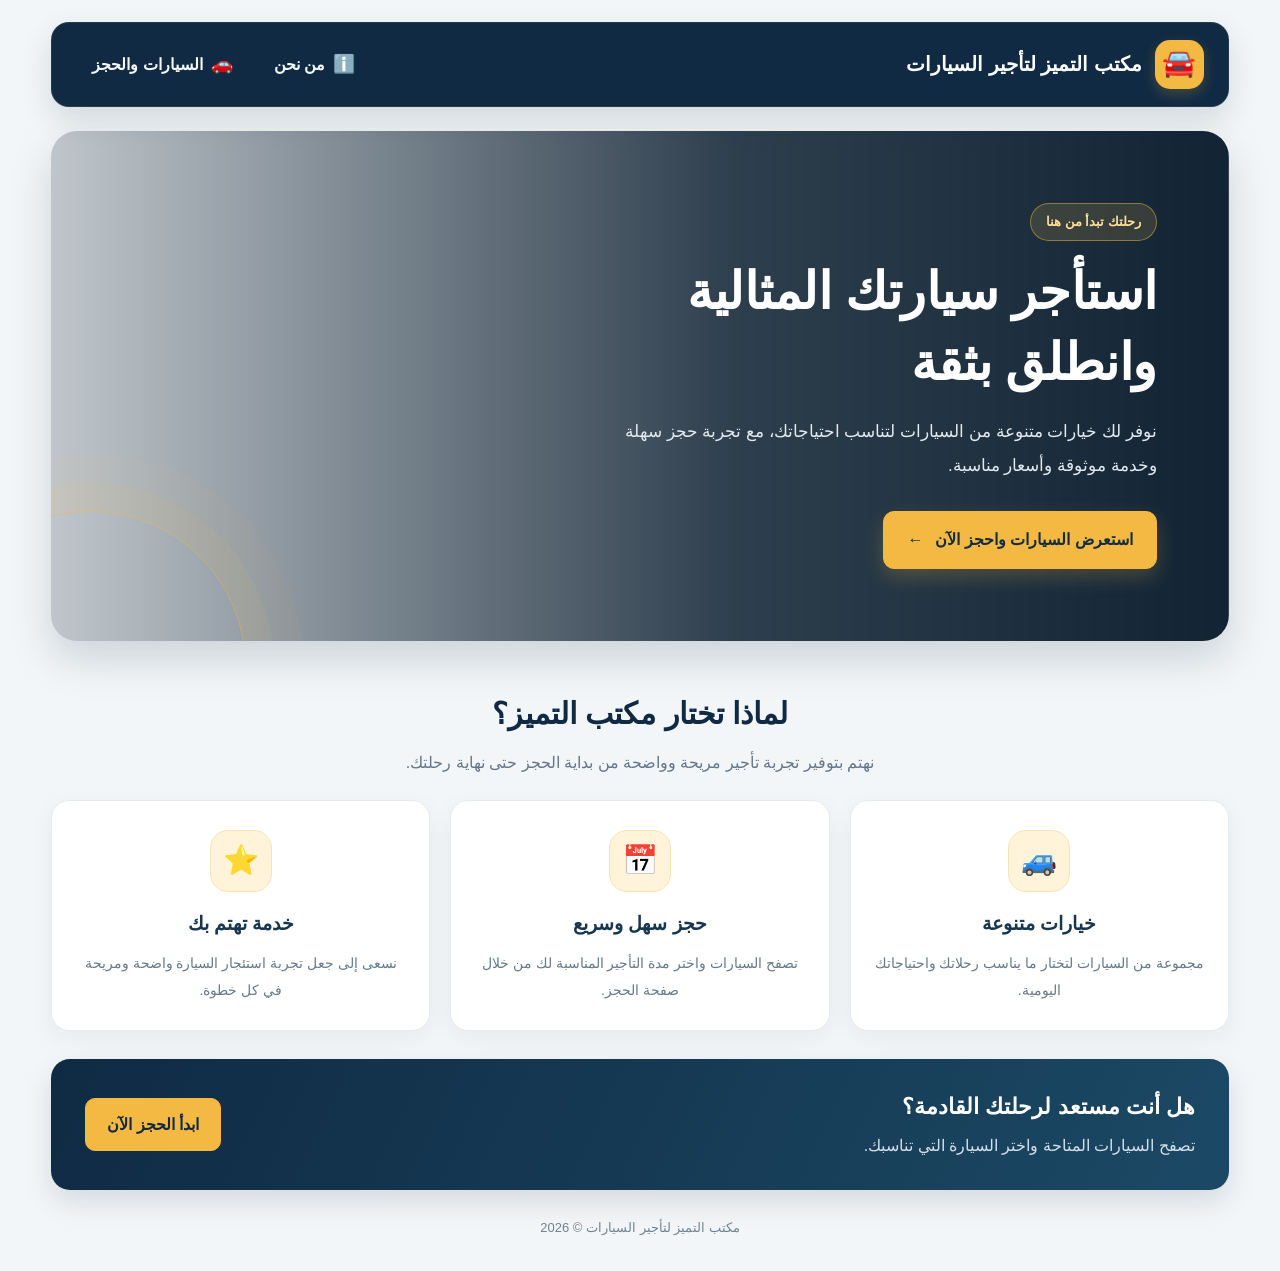
<file: index.html>
<!DOCTYPE html>
<html lang="ar" dir="rtl">

<head>
    <meta charset="UTF-8">
    <meta name="viewport" content="width=device-width, initial-scale=1.0">
    <meta name="description" content="مكتب التميز لتأجير السيارات - خيارات متنوعة وتجربة حجز سهلة ومريحة.">
    <meta name="theme-color" content="#102a43">
    <title>مكتب التميز لتأجير السيارات</title>
    <link rel="stylesheet" href="style.css">
</head>

<body class="home-page">

    <main class="rental-home">

        <header class="topbar">
            <div class="brand">
                <span class="brand-mark" aria-hidden="true">🚘</span>
                <span>مكتب التميز لتأجير السيارات</span>
            </div>

            <nav class="home-page-links" aria-label="روابط الموقع">
                <a class="home-page-link about-link" href="AboutUs.html">
                    <span class="home-link-icon" aria-hidden="true">ℹ️</span>
                    <span>من نحن</span>
                </a>
                <a class="home-page-link cars-link" href="Cars.html">
                    <span class="home-link-icon" aria-hidden="true">🚗</span>
                    <span>السيارات والحجز</span>
                </a>
            </nav>
        </header>

        <section class="hero" aria-labelledby="hero-title">
            <div class="hero-content">
                <span class="eyebrow">رحلتك تبدأ من هنا</span>
                <h1 id="hero-title">استأجر سيارتك المثالية وانطلق بثقة</h1>
                <p>
                    نوفر لك خيارات متنوعة من السيارات لتناسب احتياجاتك،
                    مع تجربة حجز سهلة وخدمة موثوقة وأسعار مناسبة.
                </p>
                <a class="hero-button" href="Cars.html">
                    استعرض السيارات واحجز الآن <span aria-hidden="true">←</span>
                </a>
            </div>
        </section>

        <section aria-labelledby="benefits-title">
            <div class="section-heading">
                <h2 id="benefits-title">لماذا تختار مكتب التميز؟</h2>
                <p>نهتم بتوفير تجربة تأجير مريحة وواضحة من بداية الحجز حتى نهاية رحلتك.</p>
            </div>

            <div class="benefits">
                <article class="benefit">
                    <div class="benefit-icon" aria-hidden="true">🚙</div>
                    <h3>خيارات متنوعة</h3>
                    <p>مجموعة من السيارات لتختار ما يناسب رحلاتك واحتياجاتك اليومية.</p>
                </article>

                <article class="benefit">
                    <div class="benefit-icon" aria-hidden="true">📅</div>
                    <h3>حجز سهل وسريع</h3>
                    <p>تصفح السيارات واختر مدة التأجير المناسبة لك من خلال صفحة الحجز.</p>
                </article>

                <article class="benefit">
                    <div class="benefit-icon" aria-hidden="true">⭐</div>
                    <h3>خدمة تهتم بك</h3>
                    <p>نسعى إلى جعل تجربة استئجار السيارة واضحة ومريحة في كل خطوة.</p>
                </article>
            </div>
        </section>

        <section class="bottom-cta" aria-labelledby="cta-title">
            <div>
                <h2 id="cta-title">هل أنت مستعد لرحلتك القادمة؟</h2>
                <p>تصفح السيارات المتاحة واختر السيارة التي تناسبك.</p>
            </div>
            <a href="Cars.html">ابدأ الحجز الآن</a>
        </section>

        <footer>
            مكتب التميز لتأجير السيارات © 2026
        </footer>

    </main>

</body>
</html>
</file>
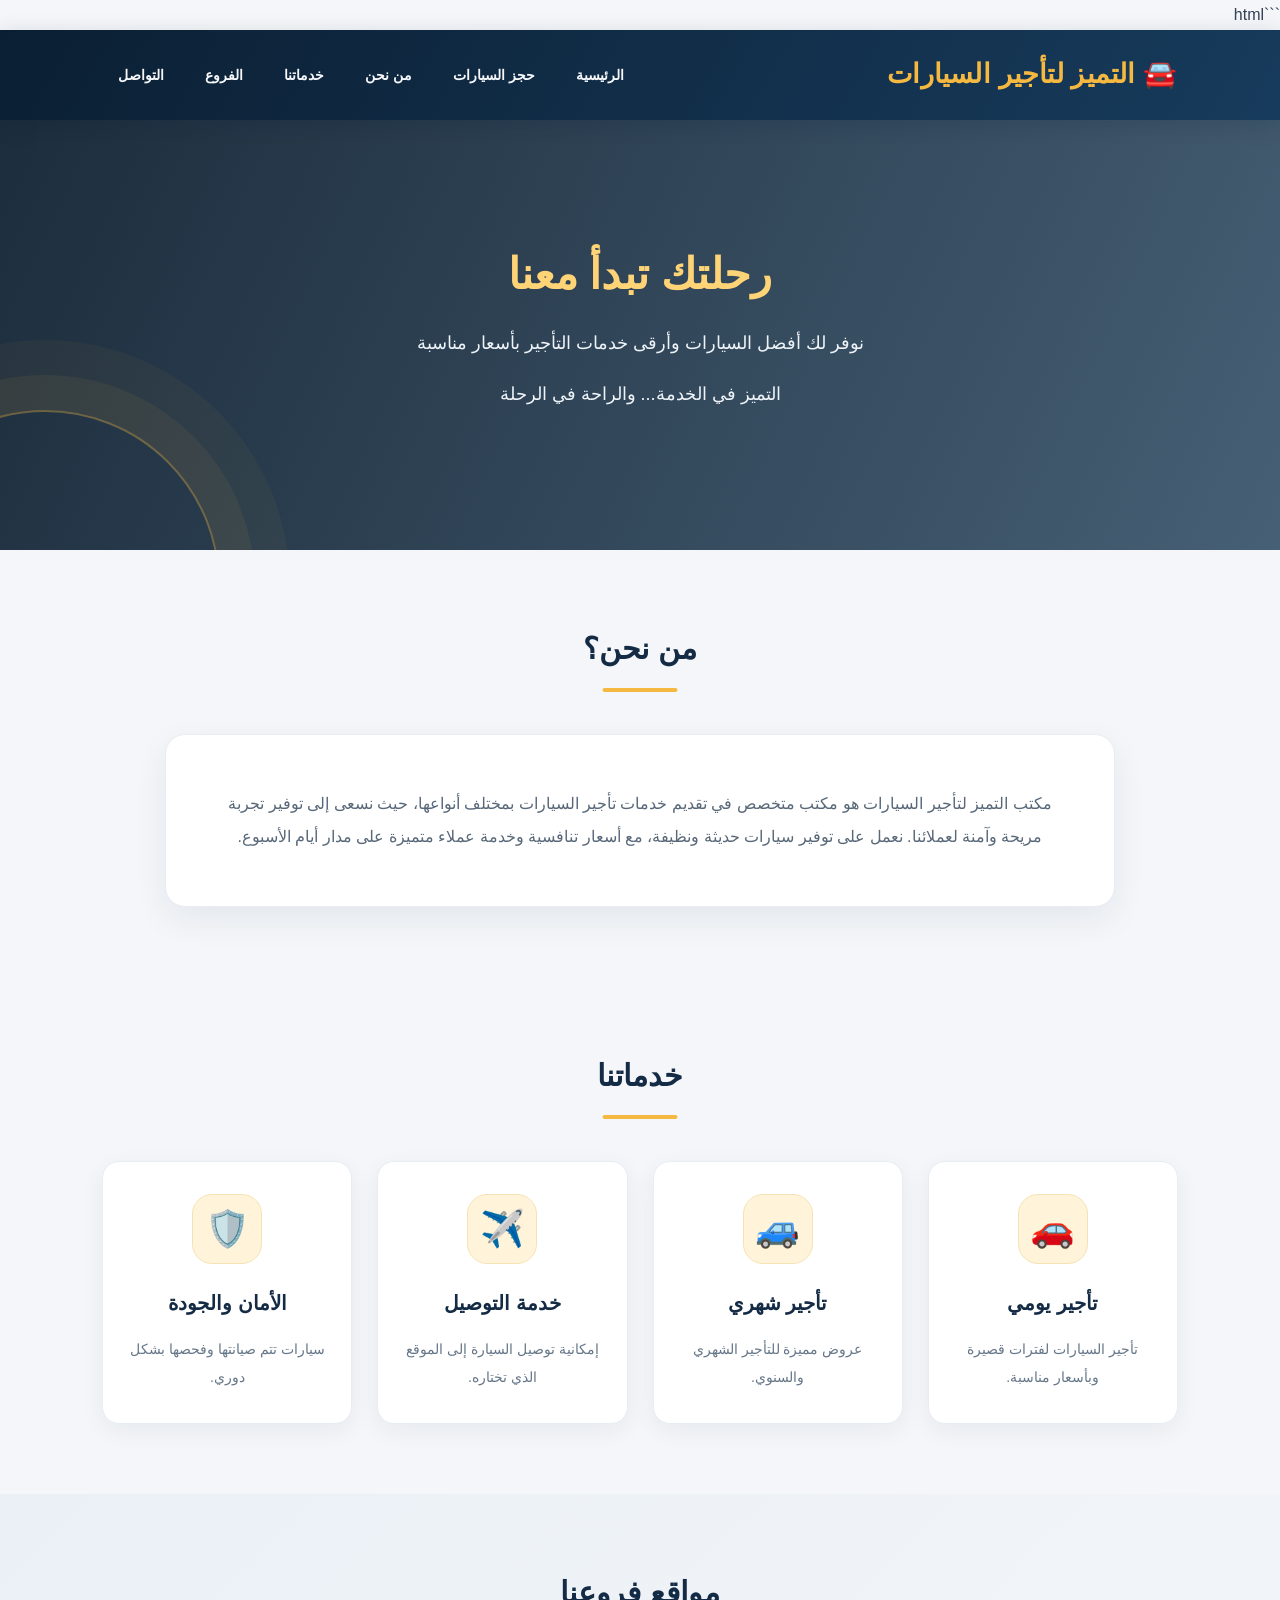
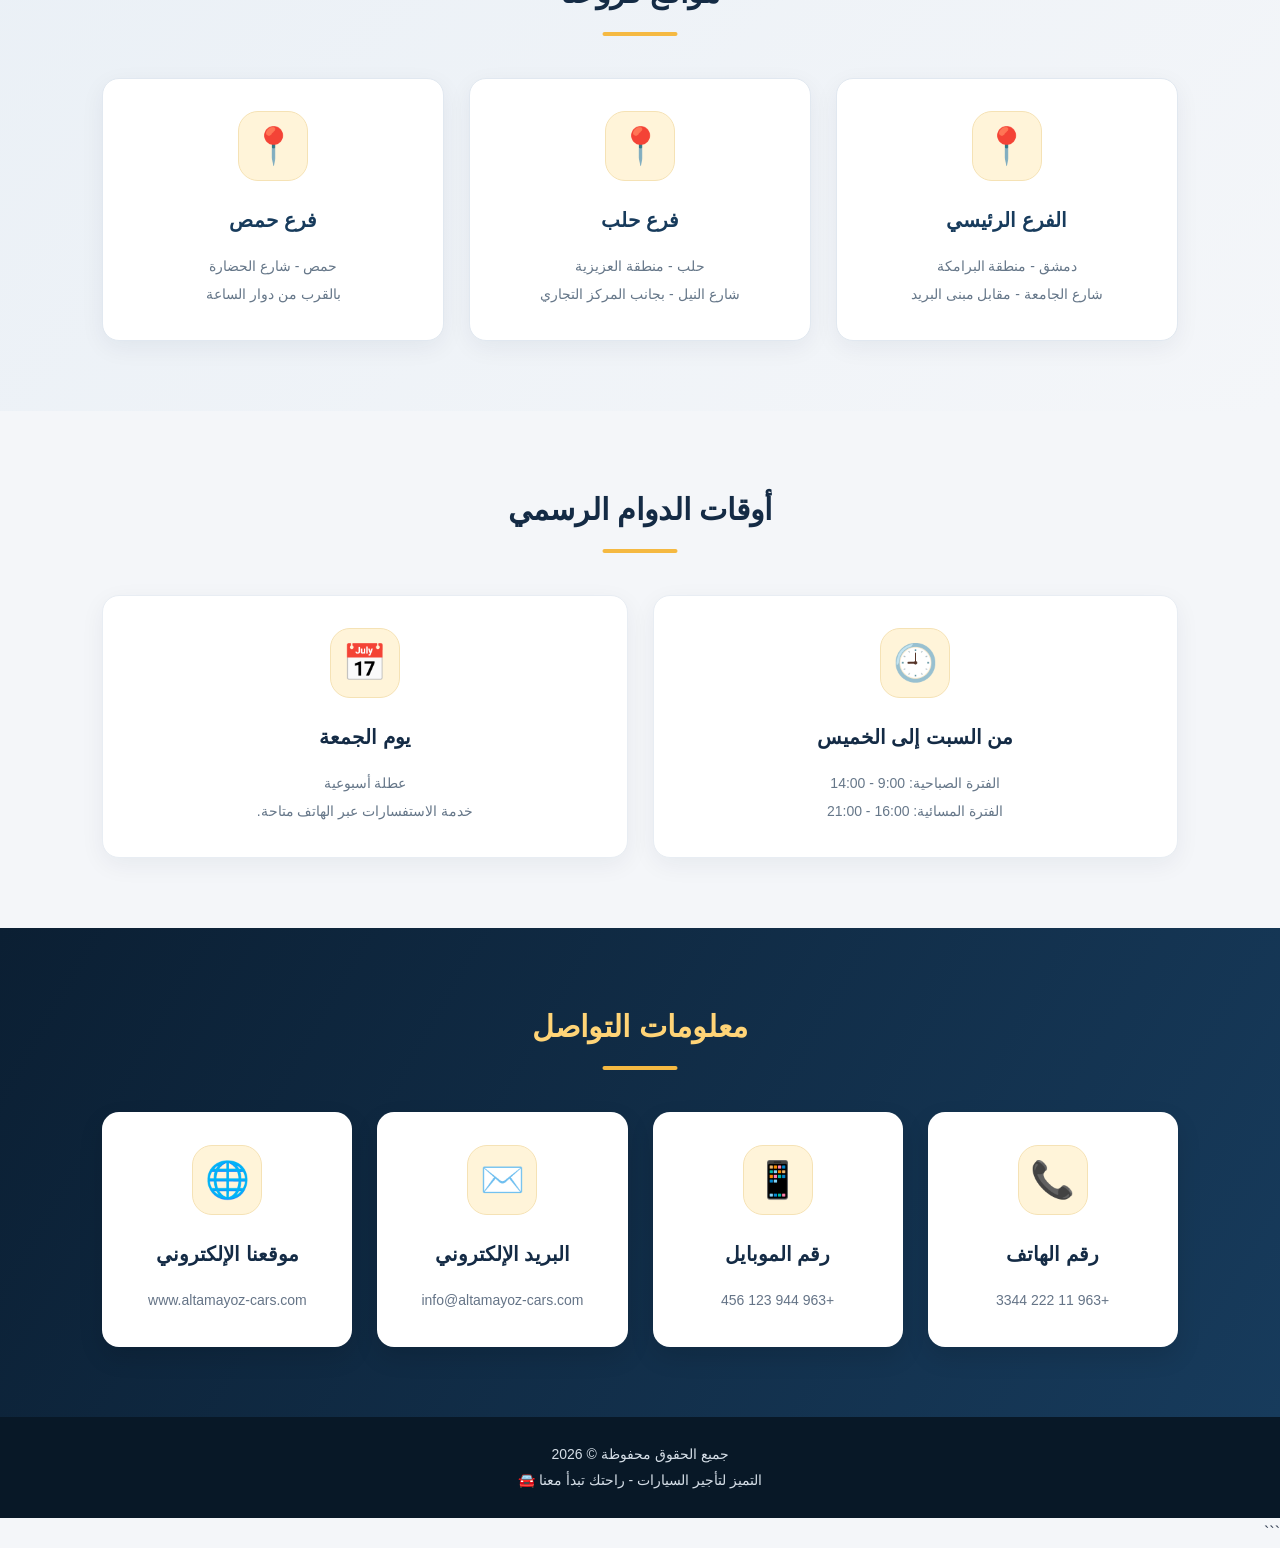
<file: AboutUs.html>
```html
<!DOCTYPE html>
<html lang="ar" dir="rtl">
<head>
    <meta charset="UTF-8">
    <meta name="viewport" content="width=device-width, initial-scale=1.0">
    <title>التميز لتأجير السيارات</title>

    

    <link rel="stylesheet" href="style.css">
</head>

<body class="about-page">

    <!-- رأس الصفحة -->
    <header>
        <h1>🚘 التميز لتأجير السيارات</h1>

       
<nav>
    <a href="index.html">الرئيسية</a>
    <a href="Cars.html">حجز السيارات</a>
    <a href="#about">من نحن</a>
    <a href="#services">خدماتنا</a>
    <a href="#branches">الفروع</a>
    <a href="#contact">التواصل</a>
</nav>
    </header>

    <!-- الواجهة الرئيسية -->
    <section class="hero" id="home">
        <h2>رحلتك تبدأ معنا</h2>
        <p>نوفر لك أفضل السيارات وأرقى خدمات التأجير بأسعار مناسبة</p>
        <p>التميز في الخدمة... والراحة في الرحلة</p>
    </section>

    <!-- من نحن -->
    <section class="section" id="about">
        <h2 class="section-title">من نحن؟</h2>

        <div class="about">
            <p>
                مكتب التميز لتأجير السيارات هو مكتب متخصص في تقديم
                خدمات تأجير السيارات بمختلف أنواعها، حيث نسعى إلى
                توفير تجربة مريحة وآمنة لعملائنا.

                نعمل على توفير سيارات حديثة ونظيفة، مع أسعار
                تنافسية وخدمة عملاء متميزة على مدار أيام الأسبوع.
            </p>
        </div>
    </section>

    <!-- الخدمات -->
    <section class="section" id="services">
        <h2 class="section-title">خدماتنا</h2>

        <div class="cards">

            <div class="card">
                <div class="icon">🚗</div>
                <h3>تأجير يومي</h3>
                <p>تأجير السيارات لفترات قصيرة وبأسعار مناسبة.</p>
            </div>

            <div class="card">
                <div class="icon">🚙</div>
                <h3>تأجير شهري</h3>
                <p>عروض مميزة للتأجير الشهري والسنوي.</p>
            </div>

            <div class="card">
                <div class="icon">✈️</div>
                <h3>خدمة التوصيل</h3>
                <p>إمكانية توصيل السيارة إلى الموقع الذي تختاره.</p>
            </div>

            <div class="card">
                <div class="icon">🛡️</div>
                <h3>الأمان والجودة</h3>
                <p>سيارات تتم صيانتها وفحصها بشكل دوري.</p>
            </div>

        </div>
    </section>

    <!-- مواقع الفروع -->
    <section class="section branches" id="branches">
        <h2 class="section-title">مواقع فروعنا</h2>

        <div class="cards">

            <div class="card">
                <div class="icon">📍</div>
                <h3>الفرع الرئيسي</h3>
                <p>دمشق - منطقة البرامكة</p>
                <p>شارع الجامعة - مقابل مبنى البريد</p>
            </div>

            <div class="card">
                <div class="icon">📍</div>
                <h3>فرع حلب</h3>
                <p>حلب - منطقة العزيزية</p>
                <p>شارع النيل - بجانب المركز التجاري</p>
            </div>

            <div class="card">
                <div class="icon">📍</div>
                <h3>فرع حمص</h3>
                <p>حمص - شارع الحضارة</p>
                <p>بالقرب من دوار الساعة</p>
            </div>

        </div>
    </section>

    <!-- أوقات الدوام -->
    <section class="section" id="hours">
        <h2 class="section-title">أوقات الدوام الرسمي</h2>

        <div class="cards">

            <div class="card">
                <div class="icon">🕘</div>
                <h3>من السبت إلى الخميس</h3>
                <p>الفترة الصباحية: 9:00 - 14:00</p>
                <p>الفترة المسائية: 16:00 - 21:00</p>
            </div>

            <div class="card">
                <div class="icon">📅</div>
                <h3>يوم الجمعة</h3>
                <p>عطلة أسبوعية</p>
                <p>خدمة الاستفسارات عبر الهاتف متاحة.</p>
            </div>

        </div>
    </section>

    <!-- التواصل -->
    <section class="section contact" id="contact">
        <h2 class="section-title">معلومات التواصل</h2>

        <div class="cards">

            <div class="card">
                <div class="icon">📞</div>
                <h3>رقم الهاتف</h3>
                <p>+963 11 222 3344</p>
            </div>

            <div class="card">
                <div class="icon">📱</div>
                <h3>رقم الموبايل</h3>
                <p>+963 944 123 456</p>
            </div>

            <div class="card">
                <div class="icon">✉️</div>
                <h3>البريد الإلكتروني</h3>
                <p>info@altamayoz-cars.com</p>
            </div>

            <div class="card">
                <div class="icon">🌐</div>
                <h3>موقعنا الإلكتروني</h3>
                <p>www.altamayoz-cars.com</p>
            </div>

        </div>
    </section>

    <!-- التذييل -->
    <footer>
        <p>جميع الحقوق محفوظة © 2026</p>
        <p>التميز لتأجير السيارات - راحتك تبدأ معنا 🚘</p>
    </footer>

</body>
</html>
```
</file>
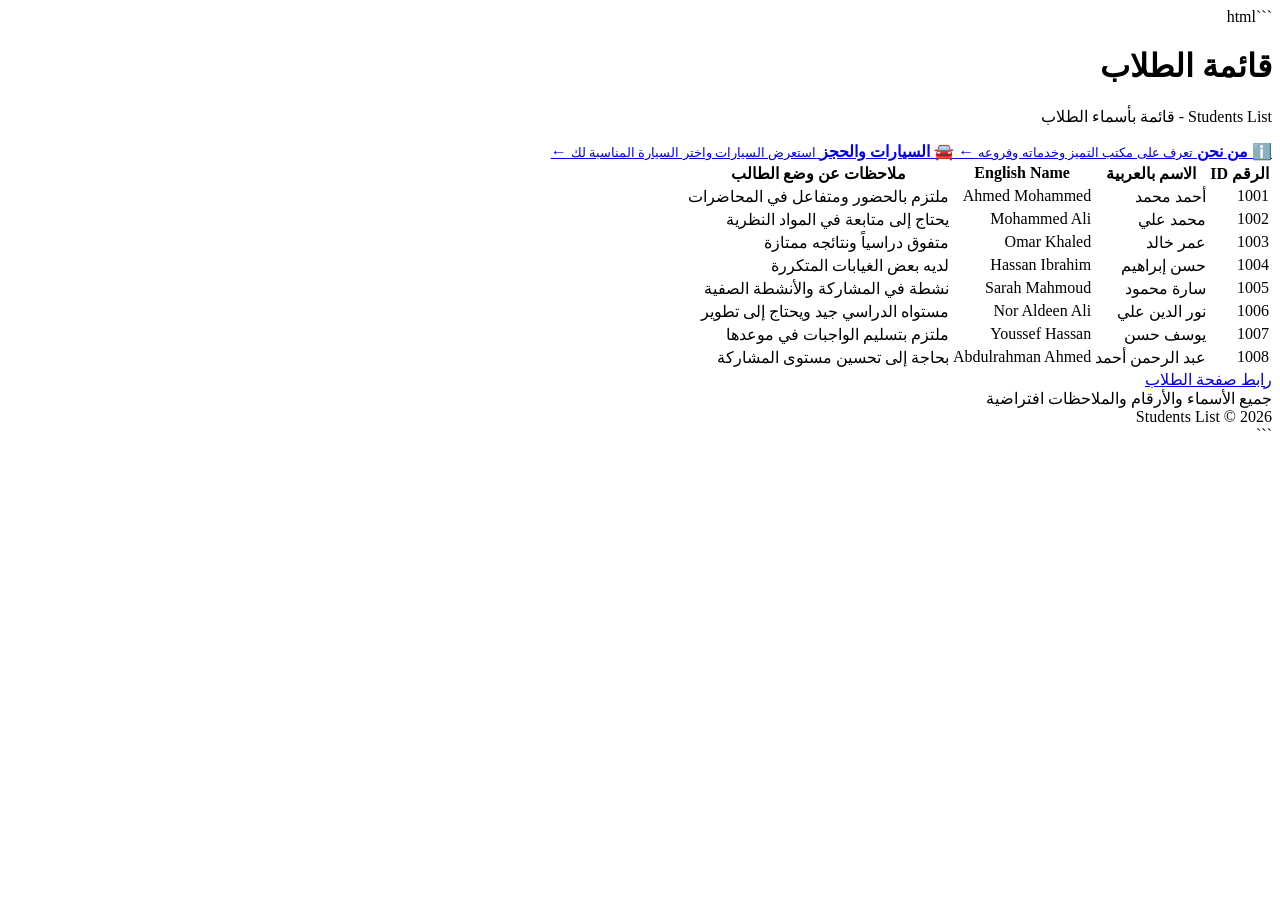
<file: home.html>
```html
<!DOCTYPE html>
<html lang="ar" dir="rtl">
<head>
    <meta charset="UTF-8">
    <meta name="viewport" content="width=device-width, initial-scale=1.0">
    <title>قائمة الطلاب | Students List</title>

    

    <link rel="stylesheet" href="style.css">
</head>

<body class="students-page">

    <div class="container">

        <h1>قائمة الطلاب</h1>

        <p class="description">
            Students List - قائمة بأسماء الطلاب
        </p>

        
        <nav class="home-page-links" aria-label="روابط صفحات الموقع">
            <a class="home-page-link about-link" href="AboutUs.html">
                <span class="home-link-icon" aria-hidden="true">ℹ️</span>
                <span class="home-link-text">
                    <strong>من نحن</strong>
                    <small>تعرف على مكتب التميز وخدماته وفروعه</small>
                </span>
                <span class="home-link-arrow" aria-hidden="true">←</span>
            </a>

            <a class="home-page-link cars-link" href="Cars.html">
                <span class="home-link-icon" aria-hidden="true">🚘</span>
                <span class="home-link-text">
                    <strong>السيارات والحجز</strong>
                    <small>استعرض السيارات واختر السيارة المناسبة لك</small>
                </span>
                <span class="home-link-arrow" aria-hidden="true">←</span>
            </a>
        </nav>
<table>
            <thead>
                <tr>
                    <th>الرقم ID</th>
                    <th>الاسم بالعربية</th>
                    <th>English Name</th>
                    <th>ملاحظات عن وضع الطالب</th>
                </tr>
            </thead>

            <tbody>
                <tr>
                    <td class="id">1001</td>
                    <td>أحمد محمد</td>
                    <td>Ahmed Mohammed</td>
                    <td class="note">ملتزم بالحضور ومتفاعل في المحاضرات</td>
                </tr>

                <tr>
                    <td class="id">1002</td>
                    <td>محمد علي</td>
                    <td>Mohammed Ali</td>
                    <td class="note">يحتاج إلى متابعة في المواد النظرية</td>
                </tr>

                <tr>
                    <td class="id">1003</td>
                    <td>عمر خالد</td>
                    <td>Omar Khaled</td>
                    <td class="note">متفوق دراسياً ونتائجه ممتازة</td>
                </tr>

                <tr>
                    <td class="id">1004</td>
                    <td>حسن إبراهيم</td>
                    <td>Hassan Ibrahim</td>
                    <td class="note">لديه بعض الغيابات المتكررة</td>
                </tr>

                <tr>
                    <td class="id">1005</td>
                    <td>سارة محمود</td>
                    <td>Sarah Mahmoud</td>
                    <td class="note">نشطة في المشاركة والأنشطة الصفية</td>
                </tr>

                <tr>
                    <td class="id">1006</td>
                    <td>نور الدين علي</td>
                    <td>Nor Aldeen Ali</td>
                    <td class="note">مستواه الدراسي جيد ويحتاج إلى تطوير</td>
                </tr>

                <tr>
                    <td class="id">1007</td>
                    <td>يوسف حسن</td>
                    <td>Youssef Hassan</td>
                    <td class="note">ملتزم بتسليم الواجبات في موعدها</td>
                </tr>

                <tr>
                    <td class="id">1008</td>
                    <td>عبد الرحمن أحمد</td>
                    <td>Abdulrahman Ahmed</td>
                    <td class="note">بحاجة إلى تحسين مستوى المشاركة</td>
                </tr>
            </tbody>
        </table>

        <a href="https://example.com/students"
           class="link" target="_blank">
            رابط صفحة الطلاب
        </a>

        <footer>
            جميع الأسماء والأرقام والملاحظات افتراضية
            <br>
            Students List © 2026
        </footer>

    </div>

</body>
</html>
```
</file>
<file: style.css>
/* =====================================================
   ملف التنسيقات المشترك للموقع
   AboutUs.html - Cars.html - home.html
   تصميم متجاوب مع الكمبيوتر والتابلت والموبايل
===================================================== */

/* ================== إعدادات عامة ================== */

*,
*::before,
*::after {
  box-sizing: border-box;
}

html {
  scroll-behavior: smooth;
}

body {
  max-width: 100%;
}

img {
  max-width: 100%;
}

button,
input {
  font: inherit;
}

a,
button {
  -webkit-tap-highlight-color: transparent;
}

/* =====================================================
   الصفحة الأولى: AboutUs.html
   تصميم مطور واحترافي
===================================================== */

body.about-page {
  margin: 0;
  font-family: Tahoma, Arial, sans-serif;
  background: #f4f6f9;
  color: #344054;
  line-height: 1.9;
  overflow-x: hidden;
}

/* الرأس */

body.about-page header {
  position: relative;
  z-index: 10;
  display: flex;
  align-items: center;
  justify-content: space-between;
  flex-wrap: wrap;
  gap: 18px;
  padding: 19px 8%;
  background: linear-gradient(120deg, #0b1f33, #173b5c);
  color: white;
  box-shadow: 0 5px 22px rgba(9, 30, 50, 0.16);
}

body.about-page header h1 {
  margin: 0;
  color: #f5b942;
  font-size: 27px;
  font-weight: 800;
  letter-spacing: 0.2px;
}

body.about-page nav {
  display: flex;
  align-items: center;
  justify-content: center;
  flex-wrap: wrap;
  gap: 9px;
}

body.about-page nav a {
  display: inline-block;
  margin: 0;
  padding: 9px 15px;
  color: #f5f7fa;
  text-decoration: none;
  font-size: 14px;
  font-weight: 700;
  border: 1px solid transparent;
  border-radius: 9px;
  transition: all 0.25s ease;
}

body.about-page nav a:hover {
  color: #ffd477;
  background: rgba(255, 255, 255, 0.09);
  border-color: rgba(245, 185, 66, 0.3);
  transform: translateY(-2px);
}

/* الواجهة الرئيسية */

body.about-page .hero {
  position: relative;
  isolation: isolate;
  min-height: 430px;
  display: flex;
  flex-direction: column;
  align-items: center;
  justify-content: center;
  padding: 85px 20px;
  overflow: hidden;
  color: white;
  text-align: center;
  background:
    linear-gradient(
      115deg,
      rgba(7, 25, 42, 0.91),
      rgba(15, 48, 75, 0.76)
    ),
    url("https://images.unsplash.com/photo-1492144534655-ae79c964c9d7?w=1600");
  background-size: cover;
  background-position: center 55%;
}

body.about-page .hero::after {
  content: "";
  position: absolute;
  z-index: -1;
  width: 350px;
  height: 350px;
  left: -130px;
  bottom: -210px;
  border: 2px solid rgba(245, 185, 66, 0.35);
  border-radius: 50%;
  box-shadow:
    0 0 0 35px rgba(245, 185, 66, 0.06),
    0 0 0 70px rgba(245, 185, 66, 0.04);
}

body.about-page .hero h2 {
  max-width: 850px;
  margin: 0 0 18px;
  color: #ffd477;
  font-size: clamp(29px, 4vw, 43px);
  line-height: 1.5;
  font-weight: 800;
}

body.about-page .hero p {
  max-width: 720px;
  margin: 0 auto 15px;
  color: #eef3f8;
  font-size: 18px;
  line-height: 2;
}

/* الأقسام العامة */

body.about-page .section {
  padding: 70px 8%;
}

body.about-page .section-title {
  position: relative;
  width: fit-content;
  max-width: 100%;
  margin: 0 auto 42px;
  padding-bottom: 15px;
  color: #142b45;
  text-align: center;
  font-size: 30px;
  font-weight: 800;
}

body.about-page .section-title::after {
  content: "";
  position: absolute;
  bottom: 0;
  right: 50%;
  transform: translateX(50%);
  width: 75px;
  height: 4px;
  background: #f5b942;
  border-radius: 10px;
}

/* قسم التعريف بالشركة */

body.about-page .about {
  max-width: 950px;
  margin: auto;
  padding: 36px 40px;
  text-align: center;
  background: #fff;
  border: 1px solid #e8edf3;
  border-radius: 20px;
  box-shadow: 0 12px 35px rgba(16, 42, 67, 0.07);
}

body.about-page .about p {
  color: #586879;
  font-size: 16px;
  line-height: 2.1;
}

/* البطاقات */

body.about-page .cards {
  display: grid;
  grid-template-columns: repeat(auto-fit, minmax(230px, 1fr));
  gap: 25px;
}

body.about-page .card {
  position: relative;
  min-width: 0;
  padding: 32px 25px;
  overflow: hidden;
  background: #fff;
  border: 1px solid #e8edf3;
  border-radius: 17px;
  text-align: center;
  box-shadow: 0 7px 24px rgba(16, 42, 67, 0.06);
  transition: transform 0.3s ease, box-shadow 0.3s ease;
}

body.about-page .card::before {
  content: "";
  position: absolute;
  top: 0;
  right: 0;
  width: 100%;
  height: 4px;
  background: linear-gradient(90deg, #f5b942, #d99b24);
  transform: scaleX(0);
  transform-origin: right;
  transition: transform 0.3s ease;
}

body.about-page .card:hover {
  transform: translateY(-8px);
  box-shadow: 0 17px 35px rgba(16, 42, 67, 0.12);
}

body.about-page .card:hover::before {
  transform: scaleX(1);
}

body.about-page .card h3 {
  margin: 0 0 13px;
  color: #142b45;
  font-size: 20px;
  font-weight: 800;
}

body.about-page .card p {
  margin: 0;
  color: #667789;
  font-size: 14px;
  line-height: 2;
}

body.about-page .icon {
  display: grid;
  place-items: center;
  width: 70px;
  height: 70px;
  margin: 0 auto 20px;
  color: #142b45;
  background: #fff4d9;
  border: 1px solid #f5e2b5;
  border-radius: 20px;
  font-size: 36px;
  transition: transform 0.3s ease;
}

body.about-page .card:hover .icon {
  transform: scale(1.08) rotate(-4deg);
}

/* قسم الفروع */

body.about-page .branches {
  background: linear-gradient(135deg, #eaf0f6, #f4f6f9);
}

body.about-page .branches .card {
  background: #fff;
  border-color: #e1e8f0;
}

body.about-page .branches .card h3 {
  color: #173b5c;
}

/* قسم التواصل */

body.about-page .contact {
  position: relative;
  overflow: hidden;
  background: linear-gradient(120deg, #0b1f33, #173b5c);
  color: white;
}

body.about-page .contact .section-title {
  color: #ffd477;
}

body.about-page .contact .card {
  background: #fff;
  border: 1px solid rgba(255, 255, 255, 0.2);
  box-shadow: 0 10px 25px rgba(0, 0, 0, 0.12);
}

body.about-page .contact .card h3 {
  color: #142b45;
}

body.about-page .contact .card p {
  color: #657487;
}

body.about-page .contact a {
  color: #173b5c;
  text-decoration: none;
  font-weight: 700;
  overflow-wrap: anywhere;
  transition: color 0.2s ease;
}

body.about-page .contact a:hover {
  color: #c28a1d;
  text-decoration: underline;
}

/* التذييل */

body.about-page footer {
  padding: 24px 15px;
  background: #081827;
  color: #d5dee7;
  text-align: center;
  font-size: 14px;
}

body.about-page footer p {
  margin: 0;
}

/* =====================================================
   الصفحة الثانية: Cars.html
===================================================== */

body.cars-page {
  margin: 0;
  font-family: Arial, Tahoma, sans-serif;
  background: #f1f4f8;
  padding: 30px 15px;
  color: #263445;
  line-height: 1.6;
}

body.cars-page * {
  box-sizing: border-box;
}

body.cars-page .container {
  width: 100%;
  max-width: 1150px;
  margin: auto;
}

body.cars-page h1 {
  text-align: center;
  color: #17365d;
  margin-bottom: 10px;
  font-size: 30px;
}

body.cars-page .description {
  text-align: center;
  margin-bottom: 25px;
  color: #667085;
}

body.cars-page .table-wrapper {
  width: 100%;
  overflow-x: auto;
  -webkit-overflow-scrolling: touch;
  background: white;
  border-radius: 12px;
  box-shadow: 0 4px 15px #00000012;
}

body.cars-page table {
  width: 100%;
  border-collapse: collapse;
  min-width: 850px;
}

body.cars-page th {
  background: #17365d;
  color: white;
  padding: 15px 10px;
  white-space: nowrap;
}

body.cars-page td {
  text-align: center;
  padding: 12px 10px;
  border-bottom: 1px solid #e5e7eb;
}

body.cars-page .car-image {
  width: 120px;
  height: 75px;
  object-fit: cover;
  border-radius: 8px;
}

body.cars-page .car-name {
  font-weight: bold;
  color: #17365d;
}

body.cars-page .price {
  color: #198754;
  font-weight: bold;
}

body.cars-page button {
  border: none;
  padding: 9px 13px;
  border-radius: 6px;
  cursor: pointer;
  color: white;
  margin: 3px;
  font-size: 13px;
  transition: 0.2s;
}

body.cars-page .details-btn {
  background: #0d6efd;
}

body.cars-page .select-btn {
  background: #198754;
}

body.cars-page .continue-btn {
  background: #17365d;
  padding: 10px 20px;
}

body.cars-page button:hover {
  opacity: 0.85;
}

body.cars-page .details-row {
  display: none;
  background: #f8fafc;
}

body.cars-page .details-row td {
  padding: 18px;
}

body.cars-page .details-table {
  width: 75%;
  min-width: 350px;
  margin: auto;
  border: 1px solid #dce3ec;
  background: white;
}

body.cars-page .details-table th {
  background: #e7eef7;
  color: #17365d;
}

body.cars-page .details-table td {
  padding: 10px;
}

body.cars-page .details-title {
  margin-bottom: 12px;
  color: #17365d;
}

/* نموذج الحجز */

body.cars-page .booking-form {
  display: none;
  width: 100%;
  margin-top: 25px;
  padding: 25px;
  background: white;
  border-radius: 12px;
  box-shadow: 0 4px 15px #00000012;
}

body.cars-page .booking-form h2 {
  color: #17365d;
  margin-bottom: 20px;
  text-align: center;
}

body.cars-page .selected-car {
  background: #eaf2ff;
  color: #17365d;
  border-radius: 8px;
  padding: 12px;
  margin-bottom: 18px;
  font-weight: bold;
  overflow-wrap: anywhere;
}

body.cars-page .form-grid {
  display: grid;
  grid-template-columns: repeat(2, minmax(0, 1fr));
  gap: 16px;
}

body.cars-page .form-group {
  display: flex;
  flex-direction: column;
  gap: 7px;
  min-width: 0;
}

body.cars-page .form-group label {
  font-weight: bold;
}

body.cars-page .form-group input {
  width: 100%;
  min-width: 0;
  padding: 11px;
  border: 1px solid #cbd5e1;
  border-radius: 6px;
  font-size: 15px;
}

body.cars-page .form-group input:focus {
  outline: none;
  border-color: #0d6efd;
  box-shadow: 0 0 0 3px rgba(13, 110, 253, 0.12);
}

body.cars-page .error-message {
  color: #dc3545;
  font-size: 13px;
  min-height: 16px;
}

body.cars-page .submit-btn {
  background: #198754;
  padding: 11px 25px;
  font-size: 15px;
  margin-top: 20px;
}

/* نافذة ملخص الحجز */

body.cars-page .summary-overlay {
  display: none;
  position: fixed;
  inset: 0;
  background: rgba(15, 23, 42, 0.65);
  z-index: 9999;
  align-items: center;
  justify-content: center;
  padding: 15px;
  overflow-y: auto;
}

body.cars-page .summary-modal {
  width: 100%;
  max-width: 520px;
  max-height: 90vh;
  overflow-y: auto;
  background: white;
  border-radius: 14px;
  padding: 25px;
  box-shadow: 0 15px 45px #00000035;
}

body.cars-page .summary-modal h2 {
  color: #198754;
  text-align: center;
  margin-bottom: 18px;
}

body.cars-page .summary-table {
  width: 100%;
  min-width: 0;
  margin: 15px 0;
  border-collapse: collapse;
}

body.cars-page .summary-table th,
body.cars-page .summary-table td {
  padding: 11px;
  border: 1px solid #e2e8f0;
  text-align: right;
  overflow-wrap: anywhere;
}

body.cars-page .summary-table th {
  width: 42%;
  background: #edf3fa;
  color: #17365d;
}

body.cars-page .summary-total {
  color: #198754;
  font-size: 20px;
  font-weight: bold;
  text-align: center;
  margin: 16px 0;
}

body.cars-page .discount-note {
  color: #198754;
  text-align: center;
  font-size: 14px;
}

body.cars-page .close-summary-btn {
  display: block;
  background: #17365d;
  padding: 11px 25px;
  margin: 18px auto 0;
  min-width: 120px;
}

body.cars-page .footer {
  text-align: center;
  margin-top: 25px;
  color: #777;
}

body.cars-page .summary-intro {
  text-align: center;
}

/* =====================================================
   الصفحة الثالثة: الصفحة الرئيسية home.html
===================================================== */

body.home-page {
  margin: 0;
  font-family: Tahoma, Arial, sans-serif;
  color: #172b3d;
  background: #f3f6f8;
  line-height: 1.7;
}

body.home-page *,
body.home-page *::before,
body.home-page *::after {
  box-sizing: border-box;
}

body.home-page .rental-home {
  width: min(1200px, 92%);
  margin: 0 auto;
  padding: 22px 0 28px;
}

body.home-page .topbar {
  display: flex;
  align-items: center;
  justify-content: space-between;
  gap: 22px;
  padding: 15px 24px;
  background: #102a43;
  border: 1px solid rgba(255, 255, 255, 0.08);
  border-radius: 18px;
  box-shadow: 0 12px 30px rgba(16, 42, 67, 0.14);
}

body.home-page .brand {
  display: flex;
  align-items: center;
  gap: 13px;
  color: #fff;
  font-size: 20px;
  font-weight: 800;
}

body.home-page .brand-mark {
  display: grid;
  place-items: center;
  width: 49px;
  height: 49px;
  flex-shrink: 0;
  background: #f4b942;
  color: #102a43;
  border-radius: 15px;
  font-size: 27px;
  box-shadow: 0 5px 14px rgba(244, 185, 66, 0.22);
}

body.home-page .home-page-links {
  display: flex;
  align-items: center;
  gap: 9px;
  flex-wrap: wrap;
}

body.home-page .home-page-link {
  display: inline-flex;
  align-items: center;
  gap: 8px;
  padding: 10px 15px;
  color: #f4f7fa;
  text-decoration: none;
  font-weight: 700;
  border: 1px solid transparent;
  border-radius: 10px;
  transition: 0.22s ease;
}

body.home-page .home-page-link:hover {
  color: #f4b942;
  background: rgba(255, 255, 255, 0.08);
  border-color: rgba(255, 255, 255, 0.12);
  transform: translateY(-2px);
}

body.home-page .home-link-icon {
  font-size: 18px;
}

body.home-page .hero {
  position: relative;
  isolation: isolate;
  display: flex;
  align-items: center;
  min-height: 465px;
  margin-top: 24px;
  padding: clamp(28px, 6vw, 72px);
  overflow: hidden;
  color: #fff;
  border-radius: 26px;
  background-image: linear-gradient(
      270deg,
      rgba(8, 27, 44, 0.96) 0%,
      rgba(8, 27, 44, 0.84) 42%,
      rgba(8, 27, 44, 0.22) 100%
    ),
    url("https://images.unsplash.com/photo-1503376780353-7e6692767b70?auto=format&fit=crop&w=1900&q=90");
  background-size: cover;
  background-position: center 56%;
  box-shadow: 0 18px 42px rgba(16, 42, 67, 0.17);
}

body.home-page .hero::after {
  content: "";
  position: absolute;
  z-index: -1;
  width: 310px;
  height: 310px;
  left: -115px;
  bottom: -180px;
  border: 1px solid rgba(244, 185, 66, 0.45);
  border-radius: 50%;
  box-shadow: 0 0 0 28px rgba(244, 185, 66, 0.06),
    0 0 0 58px rgba(244, 185, 66, 0.04);
}

body.home-page .hero-content {
  position: relative;
  z-index: 1;
  max-width: 600px;
}

body.home-page .eyebrow {
  display: inline-block;
  margin-bottom: 15px;
  padding: 7px 15px;
  color: #ffdf98;
  background: rgba(244, 185, 66, 0.15);
  border: 1px solid rgba(244, 185, 66, 0.48);
  border-radius: 30px;
  font-size: 13px;
  font-weight: 700;
}

body.home-page .hero h1 {
  margin: 0 0 17px;
  color: #fff;
  font-size: clamp(31px, 5vw, 51px);
  line-height: 1.4;
  letter-spacing: -0.5px;
}

body.home-page .hero p {
  max-width: 550px;
  margin: 0 0 28px;
  color: #e2eaf0;
  font-size: 17px;
  line-height: 2;
}

body.home-page .hero-button {
  display: inline-flex;
  align-items: center;
  gap: 12px;
  padding: 14px 23px;
  color: #142c40;
  background: #f4b942;
  border: 1px solid #f4b942;
  border-radius: 11px;
  text-decoration: none;
  font-weight: 800;
  box-shadow: 0 8px 20px rgba(244, 185, 66, 0.22);
  transition: 0.22s ease;
}

body.home-page .hero-button:hover {
  color: #102a43;
  background: #ffd477;
  border-color: #ffd477;
  transform: translateY(-3px);
}

body.home-page .section-heading {
  margin: 47px 0 22px;
  text-align: center;
}

body.home-page .section-heading h2 {
  margin: 0 0 9px;
  color: #102a43;
  font-size: clamp(23px, 3vw, 30px);
}

body.home-page .section-heading p {
  margin: 0;
  color: #647789;
  line-height: 1.9;
}

body.home-page .benefits {
  display: grid;
  grid-template-columns: repeat(3, minmax(0, 1fr));
  gap: 20px;
}

body.home-page .benefit {
  position: relative;
  padding: 29px 23px 26px;
  text-align: center;
  background: #fff;
  border: 1px solid #e5ebef;
  border-radius: 18px;
  box-shadow: 0 8px 25px rgba(16, 42, 67, 0.055);
  transition: transform 0.22s ease, box-shadow 0.22s ease;
  min-width: 0;
}

body.home-page .benefit:hover {
  transform: translateY(-6px);
  box-shadow: 0 15px 32px rgba(16, 42, 67, 0.11);
}

body.home-page .benefit-icon {
  display: grid;
  place-items: center;
  width: 62px;
  height: 62px;
  margin: 0 auto 16px;
  color: #102a43;
  background: #fff4d9;
  border: 1px solid #f7e4b7;
  border-radius: 18px;
  font-size: 29px;
}

body.home-page .benefit h3 {
  margin: 0 0 10px;
  color: #173750;
  font-size: 19px;
}

body.home-page .benefit p {
  margin: 0;
  color: #66798a;
  line-height: 1.9;
  font-size: 14px;
}

body.home-page .bottom-cta {
  display: flex;
  align-items: center;
  justify-content: space-between;
  gap: 24px;
  margin-top: 28px;
  padding: 29px 34px;
  color: #fff;
  background: linear-gradient(115deg, #102a43, #1b4965);
  border-radius: 19px;
  box-shadow: 0 12px 28px rgba(16, 42, 67, 0.13);
}

body.home-page .bottom-cta h2 {
  margin: 0 0 7px;
  color: #fff;
  font-size: 22px;
}

body.home-page .bottom-cta p {
  margin: 0;
  color: #d5e0e8;
  line-height: 1.8;
}

body.home-page .bottom-cta a {
  flex-shrink: 0;
  padding: 12px 21px;
  color: #102a43;
  background: #f4b942;
  border: 1px solid #f4b942;
  border-radius: 10px;
  text-decoration: none;
  font-weight: 800;
  transition: 0.2s ease;
}

body.home-page .bottom-cta a:hover {
  background: #ffd477;
  transform: translateY(-2px);
}

body.home-page footer {
  padding: 27px 10px 4px;
  color: #718292;
  text-align: center;
  font-size: 13px;
}

/* =====================================================
   تحسينات الشاشات المتوسطة - التابلت
===================================================== */

@media (max-width: 900px) {
  /* صفحة من نحن */

  body.about-page header {
    padding: 18px 4%;
  }

  body.about-page .section {
    padding: 55px 5%;
  }

  body.about-page .cards {
    grid-template-columns: repeat(2, minmax(0, 1fr));
  }

  body.about-page .hero {
    min-height: 380px;
  }

  /* صفحة السيارات */

  body.cars-page {
    padding: 25px 12px;
  }

  body.cars-page .booking-form {
    padding: 20px;
  }

  /* الصفحة الرئيسية */

  body.home-page .topbar {
    flex-wrap: wrap;
  }

  body.home-page .benefits {
    grid-template-columns: repeat(2, minmax(0, 1fr));
  }

  body.home-page .hero {
    min-height: 420px;
  }
}

/* =====================================================
   تحسينات الموبايل - الهواتف
===================================================== */

@media (max-width: 600px) {
  /* إعدادات عامة */

  body {
    overflow-x: hidden;
  }

  /* صفحة من نحن */

  body.about-page header {
    flex-direction: column;
    text-align: center;
    padding: 17px 12px;
    gap: 12px;
  }

  body.about-page header h1 {
    font-size: 23px;
  }

  body.about-page nav {
    width: 100%;
    gap: 5px;
  }

  body.about-page nav a {
    display: inline-block;
    margin: 2px;
    padding: 8px 10px;
    font-size: 13px;
  }

  body.about-page .hero {
    min-height: 330px;
    padding: 65px 17px;
    background-position: center;
  }

  body.about-page .hero h2 {
    font-size: 27px;
  }

  body.about-page .hero p {
    font-size: 15px;
  }

  body.about-page .section {
    padding: 45px 16px;
  }

  body.about-page .section-title {
    font-size: 24px;
    margin-bottom: 28px;
  }

  body.about-page .about {
    padding: 25px 18px;
    border-radius: 15px;
  }

  body.about-page .about p {
    font-size: 14px;
  }

  body.about-page .cards {
    grid-template-columns: 1fr;
    gap: 17px;
  }

  body.about-page .card {
    padding: 25px 20px;
  }

  body.about-page .card h3 {
    font-size: 19px;
  }

  body.about-page footer {
    padding: 19px 12px;
    font-size: 13px;
  }

  /* صفحة السيارات */

  body.cars-page {
    padding: 18px 10px;
  }

  body.cars-page h1 {
    font-size: 24px;
  }

  body.cars-page .description {
    font-size: 14px;
    line-height: 1.8;
  }

  body.cars-page .table-wrapper {
    border-radius: 8px;
  }

  body.cars-page table {
    min-width: 850px;
  }

  body.cars-page th,
  body.cars-page td {
    padding: 10px 7px;
    font-size: 13px;
  }

  body.cars-page .car-image {
    width: 90px;
    height: 60px;
  }

  body.cars-page button {
    padding: 10px 12px;
    font-size: 13px;
  }

  body.cars-page .details-table {
    width: 100%;
    min-width: 320px;
  }

  body.cars-page .details-row td {
    padding: 10px;
  }

  body.cars-page .form-grid {
    grid-template-columns: 1fr;
    gap: 13px;
  }

  body.cars-page .booking-form {
    padding: 17px 13px;
  }

  body.cars-page .booking-form h2 {
    font-size: 21px;
  }

  body.cars-page .form-group input {
    padding: 12px;
    font-size: 16px;
  }

  body.cars-page .submit-btn,
  body.cars-page .continue-btn {
    width: 100%;
    padding: 12px;
  }

  body.cars-page .summary-overlay {
    padding: 10px;
  }

  body.cars-page .summary-modal {
    padding: 18px 12px;
    max-height: 92vh;
  }

  body.cars-page .summary-modal h2 {
    font-size: 21px;
  }

  body.cars-page .summary-table th,
  body.cars-page .summary-table td {
    padding: 8px 6px;
    font-size: 13px;
  }

  body.cars-page .summary-total {
    font-size: 18px;
  }

  /* الصفحة الرئيسية */

  body.home-page .rental-home {
    width: 94%;
    padding-top: 12px;
  }

  body.home-page .topbar {
    align-items: center;
    flex-direction: column;
    padding: 16px 12px;
    gap: 14px;
    border-radius: 13px;
  }

  body.home-page .brand {
    font-size: 18px;
  }

  body.home-page .brand-mark {
    width: 43px;
    height: 43px;
    font-size: 23px;
  }

  body.home-page .home-page-links {
    width: 100%;
    justify-content: center;
    gap: 5px;
  }

  body.home-page .home-page-link {
    padding: 9px 10px;
    font-size: 13px;
  }

  body.home-page .hero {
    min-height: 390px;
    margin-top: 15px;
    padding: 30px 20px;
    border-radius: 17px;
    background-image: linear-gradient(
        270deg,
        rgba(8, 27, 44, 0.94),
        rgba(8, 27, 44, 0.72)
      ),
      url("https://images.unsplash.com/photo-1503376780353-7e6692767b70?auto=format&fit=crop&w=1100&q=85");
    background-position: 57% center;
  }

  body.home-page .hero h1 {
    font-size: 29px;
  }

  body.home-page .hero p {
    font-size: 15px;
    line-height: 1.9;
  }

  body.home-page .hero-button {
    padding: 12px 17px;
    font-size: 14px;
  }

  body.home-page .section-heading {
    margin: 32px 0 18px;
  }

  body.home-page .section-heading h2 {
    font-size: 23px;
  }

  body.home-page .benefits {
    grid-template-columns: 1fr;
    gap: 14px;
  }

  body.home-page .benefit {
    padding: 23px 17px;
  }

  body.home-page .bottom-cta {
    align-items: stretch;
    flex-direction: column;
    gap: 17px;
    padding: 22px 17px;
    border-radius: 15px;
  }

  body.home-page .bottom-cta h2 {
    font-size: 19px;
  }

  body.home-page .bottom-cta a {
    text-align: center;
    width: 100%;
  }

  body.home-page footer {
    padding: 22px 8px 5px;
  }
}

/* =====================================================
   تحسينات الهواتف الصغيرة جداً
===================================================== */

@media (max-width: 380px) {
  body.about-page header h1 {
    font-size: 20px;
  }

  body.about-page nav a {
    font-size: 12px;
    padding: 6px;
  }

  body.about-page .hero h2 {
    font-size: 23px;
  }

  body.about-page .section-title {
    font-size: 21px;
  }

  body.about-page .about {
    padding: 20px 13px;
  }

  body.cars-page {
    padding: 14px 7px;
  }

  body.cars-page h1 {
    font-size: 21px;
  }

  body.cars-page .booking-form {
    padding: 14px 10px;
  }

  body.cars-page .summary-modal {
    padding: 14px 9px;
  }

  body.cars-page .summary-table th,
  body.cars-page .summary-table td {
    font-size: 12px;
    padding: 7px 4px;
  }

  body.home-page .rental-home {
    width: 96%;
  }

  body.home-page .brand {
    font-size: 16px;
  }

  body.home-page .home-page-link {
    padding: 8px 7px;
    font-size: 12px;
  }

  body.home-page .hero {
    min-height: 370px;
    padding: 23px 15px;
  }

  body.home-page .hero h1 {
    font-size: 25px;
  }

  body.home-page .hero p {
    font-size: 14px;
  }

  body.home-page .benefit {
    padding: 20px 13px;
  }
}

/* =====================================================
   تحسينات إضافية للمس وإمكانية القراءة
===================================================== */

@media (hover: none) {
  body.about-page .card:hover,
  body.home-page .benefit:hover,
  body.home-page .hero-button:hover,
  body.home-page .bottom-cta a:hover {
    transform: none;
  }
}

@media (prefers-reduced-motion: reduce) {
  html {
    scroll-behavior: auto;
  }

  *,
  *::before,
  *::after {
    transition-duration: 0.01ms !important;
    animation-duration: 0.01ms !important;
  }
}
</file>
